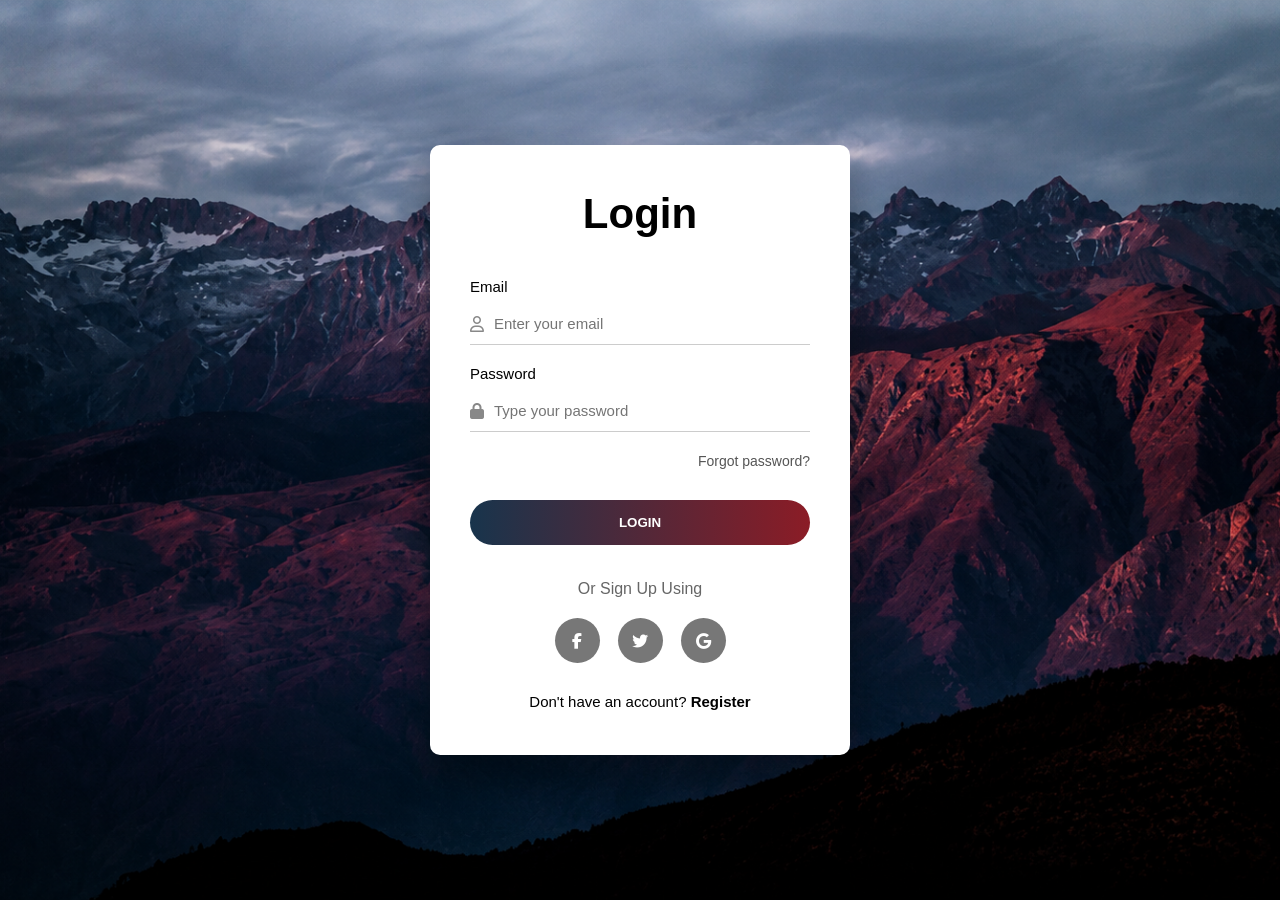
<file: index.html>
<!DOCTYPE html>
<html lang="en">
<head>
    <meta charset="UTF-8">
    <meta name="viewport" content="width=device-width, initial-scale=1.0">
    <title>Login UI</title>
    <link rel="stylesheet" href="style.css">
    <!-- Font Awesome -->
    <link rel="stylesheet" href="https://cdnjs.cloudflare.com/ajax/libs/font-awesome/6.5.1/css/all.min.css">
</head>
<body>

<div class="container">
    <div class="login-box">
        <h1>Login</h1>
        
        <!-- Error Message Display Area -->
        <p id="error-msg" class="error-text"></p>

        <form id="login-form">
            <div class="input-box">
                <label>Email</label>
                <div class="input-field">
                    <i class="fa-regular fa-user"></i>
                    <input type="email" id="login-email" placeholder="Enter your email" required>
                </div>
            </div>

            <div class="input-box">
                <label>Password</label>
                <div class="input-field">
                    <i class="fa-solid fa-lock"></i>
                    <input type="password" id="login-password" placeholder="Type your password" required>
                </div>
            </div>

          <!-- index.html mein is line ko update karein -->
<div class="forgot">
    <a href="forgot.html">Forgot password?</a>
</div>
            <button type="submit">LOGIN</button>
        </form>

        <p class="or">Or Sign Up Using</p>

       <!-- index.html mein social icons wala section aise update karein -->
<div class="social-icons">
    <i class="fab fa-facebook-f" id="fb-login" title="Sign up with Facebook"></i>
    <i class="fab fa-twitter" id="tw-login" title="Sign up with Twitter"></i>
    <i class="fab fa-google" id="google-login" title="Sign up with Google"></i>
</div>
        <p class="register">
            Don't have an account?
            <a href="register.html">Register</a>
        </p>
    </div>
</div>

<script src="login.js"></script>
</body>
</html>
</file>
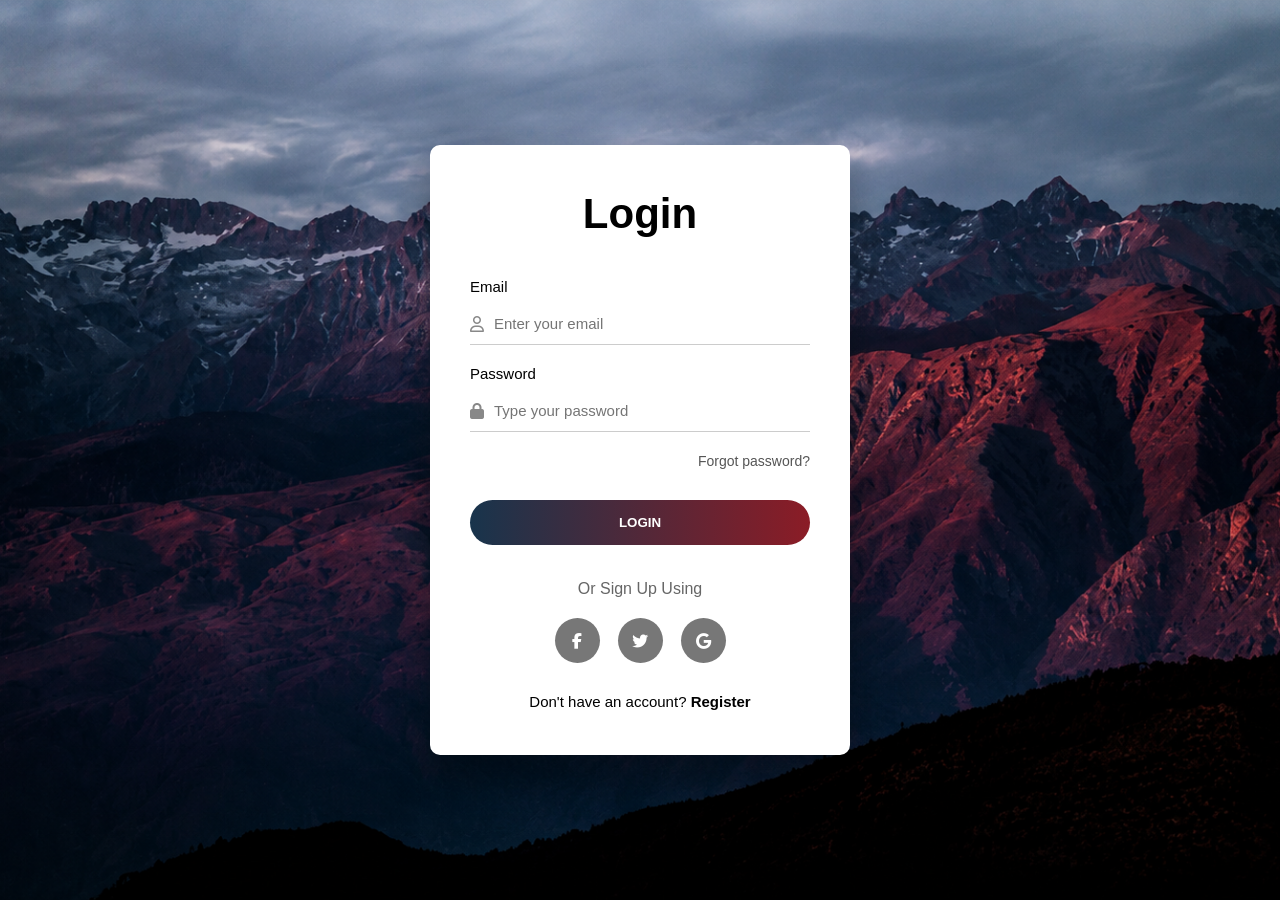
<file: dashboard.html>
<!DOCTYPE html>
<html lang="en">
<head>
    <meta charset="UTF-8">
    <meta name="viewport" content="width=device-width, initial-scale=1.0">
    <title>Dashboard</title>
    <link rel="stylesheet" href="style.css">
</head>
<body>

<div class="container">
    <div class="login-box" style="text-align: center;">
        <h1>Welcome!</h1>
        <p style="margin-bottom: 30px; color: #555;">You have successfully logged into your secure dashboard.</p>
        
        <button id="logout-btn">LOGOUT</button>
    </div>
</div>

<script>
    // Security Guard: Check if a valid session token exists
    if (!localStorage.getItem("sessionToken")) {
        window.location.href = "index.html";
    }

    // Process secure sign-outs
    document.getElementById("logout-btn").addEventListener("click", () => {
        localStorage.removeItem("sessionToken");
        window.location.href = "index.html";
    });
</script>
</body>
</html>
</file>
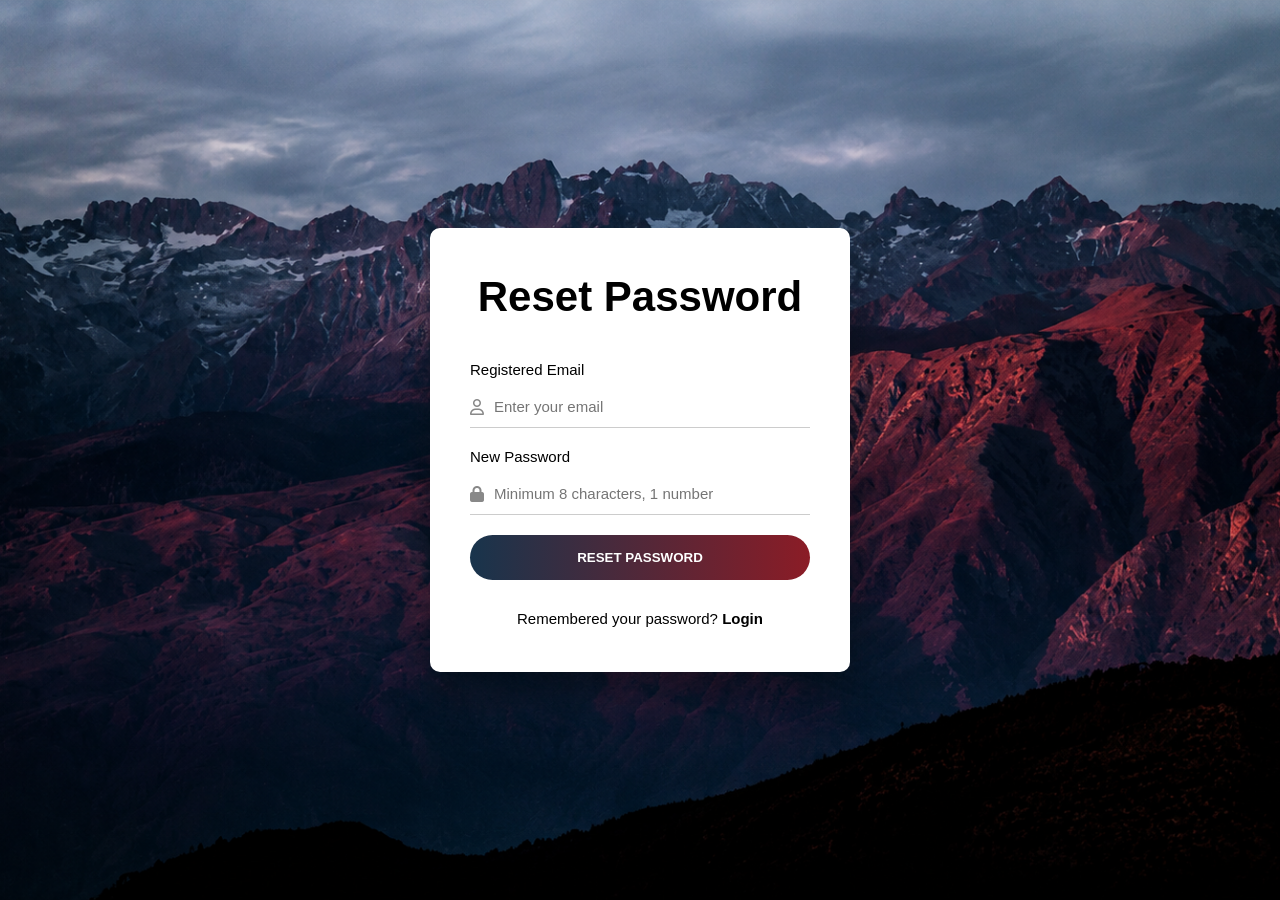
<file: forgot.html>
<!DOCTYPE html>
<html lang="en">
<head>
    <meta charset="UTF-8">
    <meta name="viewport" content="width=device-width, initial-scale=1.0">
    <title>Forgot Password</title>
    <link rel="stylesheet" href="style.css">
    <link rel="stylesheet" href="https://cdnjs.cloudflare.com/ajax/libs/font-awesome/6.5.1/css/all.min.css">
</head>
<body>

<div class="container">
    <div class="login-box">
        <h1>Reset Password</h1>
        
        <p id="message" class="error-text"></p>

        <form id="forgot-form">
            <div class="input-box">
                <label>Registered Email</label>
                <div class="input-field">
                    <i class="fa-regular fa-user"></i>
                    <input type="email" id="reset-email" placeholder="Enter your email" required>
                </div>
            </div>

            <div class="input-box">
                <label>New Password</label>
                <div class="input-field">
                    <i class="fa-solid fa-lock"></i>
                    <input type="password" id="reset-password" placeholder="Minimum 8 characters, 1 number" required>
                </div>
            </div>

            <button type="submit">RESET PASSWORD</button>
        </form>

        <p class="register" style="margin-top: 30px;">
            Remembered your password?
            <a href="index.html">Login</a>
        </p>
    </div>
</div>

<script src="forgot.js"></script>
</body>
</html>
</file>
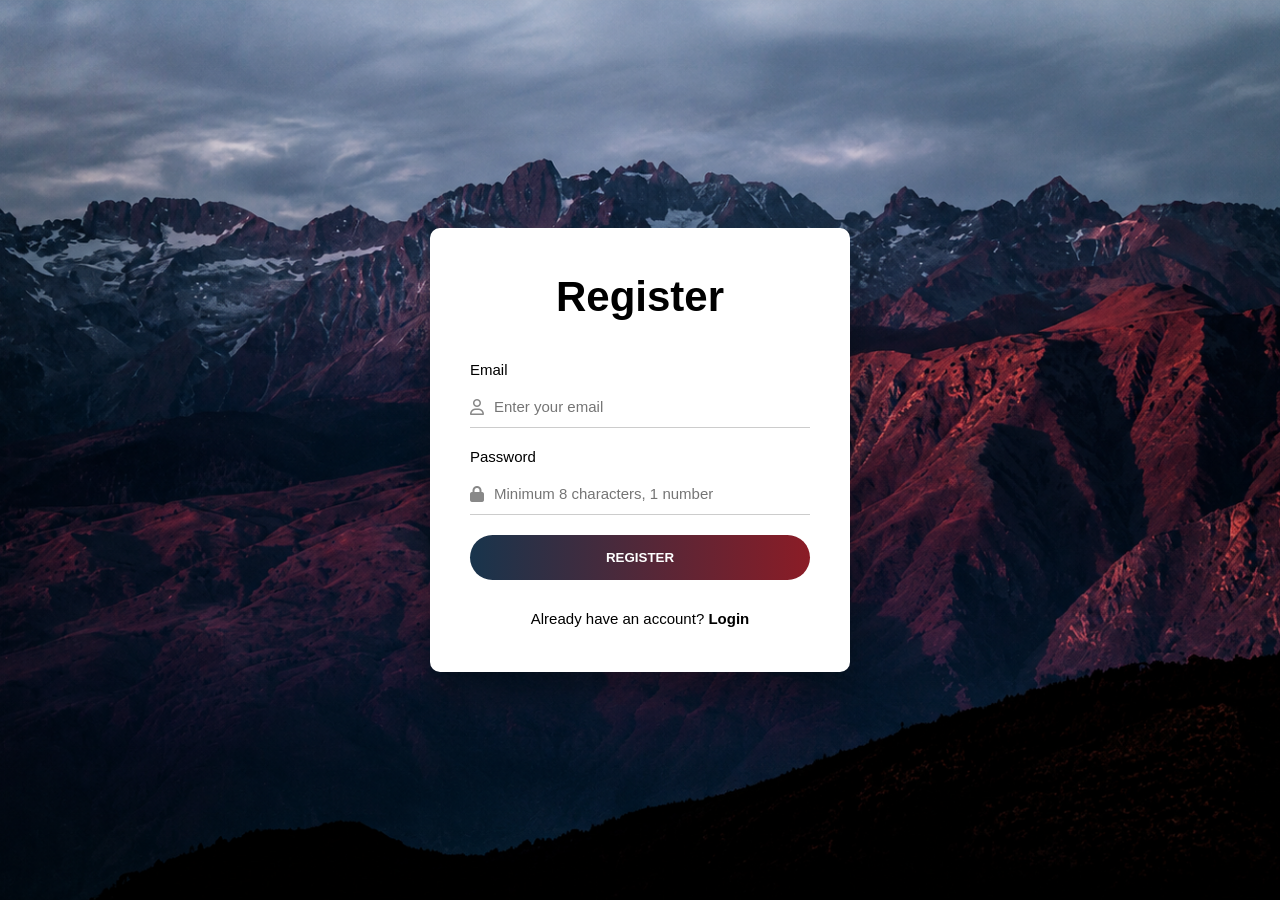
<file: register.html>
<!DOCTYPE html>
<html lang="en">
<head>
    <meta charset="UTF-8">
    <meta name="viewport" content="width=device-width, initial-scale=1.0">
    <title>Register UI</title>
    <link rel="stylesheet" href="style.css">
    <!-- Font Awesome -->
    <link rel="stylesheet" href="https://cdnjs.cloudflare.com/ajax/libs/font-awesome/6.5.1/css/all.min.css">
</head>
<body>

<div class="container">
    <div class="login-box">
        <h1>Register</h1>
        
        <!-- Error/Success Messages -->
        <p id="message" class="error-text"></p>

        <form id="register-form">
            <div class="input-box">
                <label>Email</label>
                <div class="input-field">
                    <i class="fa-regular fa-user"></i>
                    <input type="email" id="reg-email" placeholder="Enter your email" required>
                </div>
            </div>

            <div class="input-box">
                <label>Password</label>
                <div class="input-field">
                    <i class="fa-solid fa-lock"></i>
                    <input type="password" id="reg-password" placeholder="Minimum 8 characters, 1 number" required>
                </div>
            </div>

            <button type="submit">REGISTER</button>
        </form>

        <p class="register" style="margin-top: 30px;">
            Already have an account?
            <a href="index.html">Login</a>
        </p>
    </div>
</div>

<script src="register.js"></script>
</body>
</html>
</file>
<file: style.css>
*{
    margin:0;
    padding:0;
    box-sizing:border-box;
    font-family:Arial, Helvetica, sans-serif;
}

body{
    height:100vh;
    display:flex;
    justify-content:center;
    align-items:center;

   background: url("./background.png") center center/cover no-repeat;

}

.container{
    width:100%;
    display:flex;
    justify-content:center;
    align-items:center;
}

.login-box{

    width:420px;
    background:#fff;

    border-radius:10px;
    padding:45px 40px;

    box-shadow:0 20px 40px rgba(0,0,0,.35);
}

.login-box h1{
    text-align:center;
    margin-bottom:40px;
    font-size:42px;
}

.input-box{
    margin-bottom:20px;
}

.input-box label{
    display:block;
    margin-bottom:8px;
    font-size:15px;
}

.input-field{
    display:flex;
    align-items:center;
    border-bottom:1px solid #ccc;
}

.input-field i{
    color:#888;
    margin-right:10px;
}

.input-field input{

    width:100%;
    border:none;
    outline:none;
    padding:12px 0;
    font-size:15px;
}

.forgot{
    text-align:right;
    margin:10px 0 30px;
}

.forgot a{
    text-decoration:none;
    color:#555;
    font-size:14px;
}

button{

    width:100%;
    border:none;
    padding:15px;
    border-radius:30px;

    color:white;
    font-weight:bold;
    cursor:pointer;

    background:linear-gradient(90deg,#18344c,#8b1c26);
    transition:.3s;
}

button:hover{
    transform:scale(1.02);
}

.or{

    text-align:center;
    margin:35px 0 20px;
    color:#666;
}

.social-icons{

    display:flex;
    justify-content:center;
    gap:18px;
    margin-bottom:30px;
}

.social-icons i{

    width:45px;
    height:45px;

    display:flex;
    justify-content:center;
    align-items:center;

    background:#777;
    color:white;

    border-radius:50%;
    cursor:pointer;

    transition:.3s;
}

.social-icons i:hover{

    background:#222;
}

.register{

    text-align:center;
    font-size:15px;
}

.register a{

    text-decoration:none;
    color:#000;
    font-weight:bold;
}
/* Custom status styling rules for errors and notifications */
.error-text {
    text-align: center;
    font-size: 14px;
    margin-bottom: 15px;
    font-weight: bold;
    color: #8b1c26; /* Matches your theme dark red */
}

.success-text {
    color: #2e7d32; /* Soft alert green */
}
</file>
